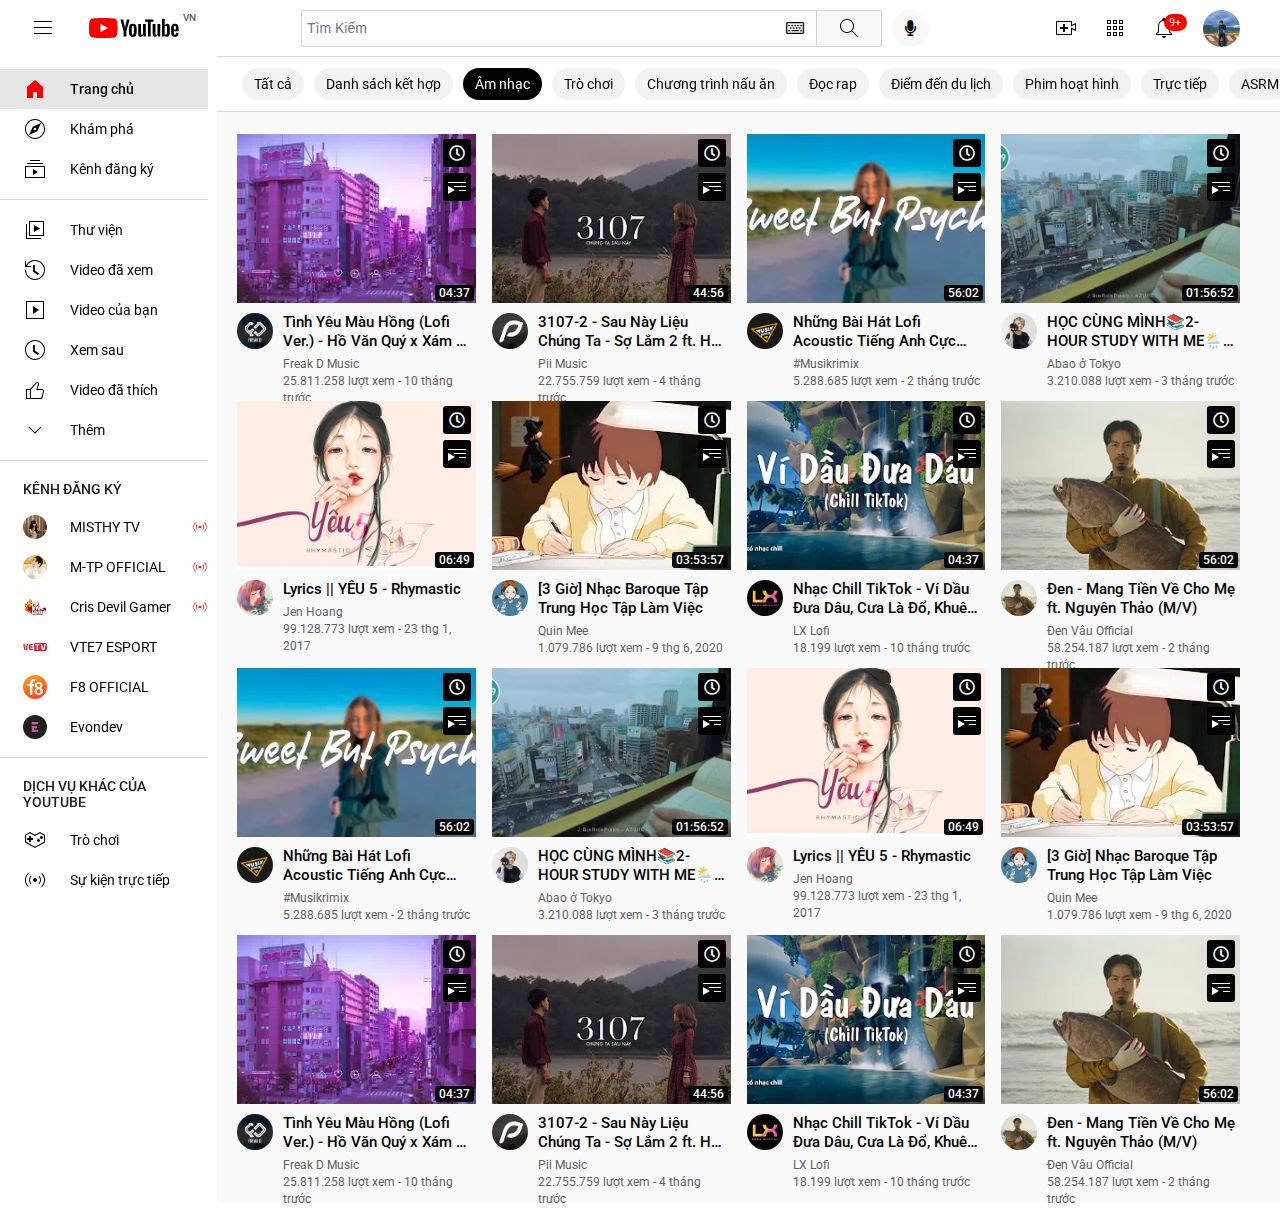
<file: index.html>
<!DOCTYPE html>
<html lang="en">
<head>
    <meta charset="UTF-8">
    <meta http-equiv="X-UA-Compatible" content="IE=edge">
    <meta name="viewport" content="width=device-width, initial-scale=1.0">
    <link rel="icon" href="./assest/img/youtube-brands.svg" type="image/gif" sizes="16x16">
    <link rel="stylesheet" href="./assest/style/style.css">
    <link rel="stylesheet" href="./assest/style/base.css">
    <link rel="stylesheet" href="./assest/font/fontawesome-free-5.15.4-web/fontawesome-free-5.15.4-web/css/all.min.css">
    <link rel="stylesheet" href="./assest/style/responsive.css">
    <link rel="stylesheet" href="./assest/style/grid-systeam.css">
    <title>Youtube</title>
</head>
<body style="overflow-x: hidden">
    <header>
        <div id="start">
            
            <div class="star-menu">
                <svg viewBox="0 0 24 24" preserveAspectRatio="xMidYMid meet" focusable="false" class="style-scope yt-icon" style="pointer-events: none; display: block; width: 24px; height: 24px;"><g class="style-scope yt-icon"><path d="M21,6H3V5h18V6z M21,11H3v1h18V11z M21,17H3v1h18V17z" class="style-scope yt-icon"></path></g></svg>
            </div>
            <a href="" class="start-logo" title="Trang chủ Youtube">
                <svg viewBox="0 0 90 20" preserveAspectRatio="xMidYMid meet" focusable="false" class="style-scope yt-icon" style="pointer-events: none; display: block; width: 90px; height: 50px;"><g viewBox="0 0 90 20" preserveAspectRatio="xMidYMid meet" class="style-scope yt-icon"><g class="style-scope yt-icon"><path d="M27.9727 3.12324C27.6435 1.89323 26.6768 0.926623 25.4468 0.597366C23.2197 2.24288e-07 14.285 0 14.285 0C14.285 0 5.35042 2.24288e-07 3.12323 0.597366C1.89323 0.926623 0.926623 1.89323 0.597366 3.12324C2.24288e-07 5.35042 0 10 0 10C0 10 2.24288e-07 14.6496 0.597366 16.8768C0.926623 18.1068 1.89323 19.0734 3.12323 19.4026C5.35042 20 14.285 20 14.285 20C14.285 20 23.2197 20 25.4468 19.4026C26.6768 19.0734 27.6435 18.1068 27.9727 16.8768C28.5701 14.6496 28.5701 10 28.5701 10C28.5701 10 28.5677 5.35042 27.9727 3.12324Z" fill="#FF0000" class="style-scope yt-icon"></path><path d="M11.4253 14.2854L18.8477 10.0004L11.4253 5.71533V14.2854Z" fill="white" class="style-scope yt-icon"></path></g><g class="style-scope yt-icon"><g id="youtube-paths" class="style-scope yt-icon"><path d="M34.6024 13.0036L31.3945 1.41846H34.1932L35.3174 6.6701C35.6043 7.96361 35.8136 9.06662 35.95 9.97913H36.0323C36.1264 9.32532 36.3381 8.22937 36.665 6.68892L37.8291 1.41846H40.6278L37.3799 13.0036V18.561H34.6001V13.0036H34.6024Z" class="style-scope yt-icon"></path><path d="M41.4697 18.1937C40.9053 17.8127 40.5031 17.22 40.2632 16.4157C40.0257 15.6114 39.9058 14.5437 39.9058 13.2078V11.3898C39.9058 10.0422 40.0422 8.95805 40.315 8.14196C40.5878 7.32588 41.0135 6.72851 41.592 6.35457C42.1706 5.98063 42.9302 5.79248 43.871 5.79248C44.7976 5.79248 45.5384 5.98298 46.0981 6.36398C46.6555 6.74497 47.0647 7.34234 47.3234 8.15137C47.5821 8.96275 47.7115 10.0422 47.7115 11.3898V13.2078C47.7115 14.5437 47.5845 15.6161 47.3329 16.4251C47.0812 17.2365 46.672 17.8292 46.1075 18.2031C45.5431 18.5771 44.7764 18.7652 43.8098 18.7652C42.8126 18.7675 42.0342 18.5747 41.4697 18.1937ZM44.6353 16.2323C44.7905 15.8231 44.8705 15.1575 44.8705 14.2309V10.3292C44.8705 9.43077 44.7929 8.77225 44.6353 8.35833C44.4777 7.94206 44.2026 7.7351 43.8074 7.7351C43.4265 7.7351 43.156 7.94206 43.0008 8.35833C42.8432 8.77461 42.7656 9.43077 42.7656 10.3292V14.2309C42.7656 15.1575 42.8408 15.8254 42.9914 16.2323C43.1419 16.6415 43.4123 16.8461 43.8074 16.8461C44.2026 16.8461 44.4777 16.6415 44.6353 16.2323Z" class="style-scope yt-icon"></path><path d="M56.8154 18.5634H54.6094L54.3648 17.03H54.3037C53.7039 18.1871 52.8055 18.7656 51.6061 18.7656C50.7759 18.7656 50.1621 18.4928 49.767 17.9496C49.3719 17.4039 49.1743 16.5526 49.1743 15.3955V6.03751H51.9942V15.2308C51.9942 15.7906 52.0553 16.188 52.1776 16.4256C52.2999 16.6631 52.5045 16.783 52.7914 16.783C53.036 16.783 53.2712 16.7078 53.497 16.5573C53.7228 16.4067 53.8874 16.2162 53.9979 15.9858V6.03516H56.8154V18.5634Z" class="style-scope yt-icon"></path><path d="M64.4755 3.68758H61.6768V18.5629H58.9181V3.68758H56.1194V1.42041H64.4755V3.68758Z" class="style-scope yt-icon"></path><path d="M71.2768 18.5634H69.0708L68.8262 17.03H68.7651C68.1654 18.1871 67.267 18.7656 66.0675 18.7656C65.2373 18.7656 64.6235 18.4928 64.2284 17.9496C63.8333 17.4039 63.6357 16.5526 63.6357 15.3955V6.03751H66.4556V15.2308C66.4556 15.7906 66.5167 16.188 66.639 16.4256C66.7613 16.6631 66.9659 16.783 67.2529 16.783C67.4974 16.783 67.7326 16.7078 67.9584 16.5573C68.1842 16.4067 68.3488 16.2162 68.4593 15.9858V6.03516H71.2768V18.5634Z" class="style-scope yt-icon"></path><path d="M80.609 8.0387C80.4373 7.24849 80.1621 6.67699 79.7812 6.32186C79.4002 5.96674 78.8757 5.79035 78.2078 5.79035C77.6904 5.79035 77.2059 5.93616 76.7567 6.23014C76.3075 6.52412 75.9594 6.90747 75.7148 7.38489H75.6937V0.785645H72.9773V18.5608H75.3056L75.5925 17.3755H75.6537C75.8724 17.7988 76.1993 18.1304 76.6344 18.3774C77.0695 18.622 77.554 18.7443 78.0855 18.7443C79.038 18.7443 79.7412 18.3045 80.1904 17.4272C80.6396 16.5476 80.8653 15.1765 80.8653 13.3092V11.3266C80.8653 9.92722 80.7783 8.82892 80.609 8.0387ZM78.0243 13.1492C78.0243 14.0617 77.9867 14.7767 77.9114 15.2941C77.8362 15.8115 77.7115 16.1808 77.5328 16.3971C77.3564 16.6158 77.1165 16.724 76.8178 16.724C76.585 16.724 76.371 16.6699 76.1734 16.5594C75.9759 16.4512 75.816 16.2866 75.6937 16.0702V8.96062C75.7877 8.6196 75.9524 8.34209 76.1852 8.12337C76.4157 7.90465 76.6697 7.79646 76.9401 7.79646C77.2271 7.79646 77.4481 7.90935 77.6034 8.13278C77.7609 8.35855 77.8691 8.73485 77.9303 9.26636C77.9914 9.79787 78.022 10.5528 78.022 11.5335V13.1492H78.0243Z" class="style-scope yt-icon"></path><path d="M84.8657 13.8712C84.8657 14.6755 84.8892 15.2776 84.9363 15.6798C84.9833 16.0819 85.0821 16.3736 85.2326 16.5594C85.3831 16.7428 85.6136 16.8345 85.9264 16.8345C86.3474 16.8345 86.639 16.6699 86.7942 16.343C86.9518 16.0161 87.0365 15.4705 87.0506 14.7085L89.4824 14.8519C89.4965 14.9601 89.5035 15.1106 89.5035 15.3011C89.5035 16.4582 89.186 17.3237 88.5534 17.8952C87.9208 18.4667 87.0247 18.7536 85.8676 18.7536C84.4777 18.7536 83.504 18.3185 82.9466 17.446C82.3869 16.5735 82.1094 15.2259 82.1094 13.4008V11.2136C82.1094 9.33452 82.3987 7.96105 82.9772 7.09558C83.5558 6.2301 84.5459 5.79736 85.9499 5.79736C86.9165 5.79736 87.6597 5.97375 88.1771 6.32888C88.6945 6.684 89.059 7.23433 89.2707 7.98457C89.4824 8.7348 89.5882 9.76961 89.5882 11.0913V13.2362H84.8657V13.8712ZM85.2232 7.96811C85.0797 8.14449 84.9857 8.43377 84.9363 8.83593C84.8892 9.2381 84.8657 9.84722 84.8657 10.6657V11.5641H86.9283V10.6657C86.9283 9.86133 86.9001 9.25221 86.846 8.83593C86.7919 8.41966 86.6931 8.12803 86.5496 7.95635C86.4062 7.78702 86.1851 7.7 85.8864 7.7C85.5854 7.70235 85.3643 7.79172 85.2232 7.96811Z" class="style-scope yt-icon"></path></g></g></g></svg>
                <span class="start-logo__content">
                    VN
                </span>
            </a>
        </div>
        <div id="center">
            <div class="center-search">
                <input class="content-search__input" placeholder="Tìm Kiếm"/>
                <div class="content-search__keyboard">
                    <i class="far fa-keyboard"></i>
                </div>
                <div class="content-search__icon">
                    <svg viewBox="0 0 24 24" preserveAspectRatio="xMidYMid meet" focusable="false" class="style-scope yt-icon" style="pointer-events: none; display: block; width: 24px; height: 24px;"><g class="style-scope yt-icon"><path d="M20.87,20.17l-5.59-5.59C16.35,13.35,17,11.75,17,10c0-3.87-3.13-7-7-7s-7,3.13-7,7s3.13,7,7,7c1.75,0,3.35-0.65,4.58-1.71 l5.59,5.59L20.87,20.17z M10,16c-3.31,0-6-2.69-6-6s2.69-6,6-6s6,2.69,6,6S13.31,16,10,16z" class="style-scope yt-icon"></path></g></svg>
                </div>
                <div class="content-search__micro">
                    <i class="fas fa-microphone"></i>
                </div>
            </div>
        </div>
        <div id="end">
            <div class="header-end__icon">
                <svg viewBox="0 0 24 24" preserveAspectRatio="xMidYMid meet" focusable="false" class="style-scope yt-icon" style="pointer-events: none; display: block; width: 24px; height: 24px;"><g class="style-scope yt-icon"><path d="M14,13h-3v3H9v-3H6v-2h3V8h2v3h3V13z M17,6H3v12h14v-6.39l4,1.83V8.56l-4,1.83V6 M18,5v3.83L22,7v8l-4-1.83V19H2V5H18L18,5 z" class="style-scope yt-icon"></path></g></svg>
                <div class="icon-title">
                    <span>Tạo</span>
                </div>
            </div>
            <div class="header-end__icon">
                <svg viewBox="0 0 24 24" preserveAspectRatio="xMidYMid meet" focusable="false" class="style-scope yt-icon" style="pointer-events: none; display: block; width: 24px; height: 24px;"><g class="style-scope yt-icon"><path d="M16,4v4h4V4H16z M19,7h-2V5h2V7z M16,10v4h4v-4H16z M19,13h-2v-2h2V13z M10,4v4h4V4H10z M13,7h-2V5h2V7z M10,10v4h4v-4H10z M13,13h-2v-2h2V13z M16,16v4h4v-4H16z M19,19h-2v-2h2V19z M10,16v4h4v-4H10z M13,19h-2v-2h2V19z M4,4v4h4V4H4z M7,7H5V5h2V7z M4,10 v4h4v-4H4z M7,13H5v-2h2V13z M4,16v4h4v-4H4z M7,19H5v-2h2V19z" class="style-scope yt-icon"></path></g></svg>
                <div class="icon-title">
                    <span>Các ứng dụng Youtube</span>
                </div>
            </div>
            <div class="header-end__icon">
                <svg viewBox="0 0 24 24" preserveAspectRatio="xMidYMid meet" focusable="false" class="style-scope yt-icon" style="pointer-events: none; display: block; width: 24px; height: 24px;"><g class="style-scope yt-icon"><path d="M10,20h4c0,1.1-0.9,2-2,2S10,21.1,10,20z M20,17.35V19H4v-1.65l2-1.88v-5.15c0-2.92,1.56-5.22,4-5.98V3.96 c0-1.42,1.49-2.5,2.99-1.76C13.64,2.52,14,3.23,14,3.96l0,0.39c2.44,0.75,4,3.06,4,5.98v5.15L20,17.35z M19,17.77l-2-1.88v-5.47 c0-2.47-1.19-4.36-3.13-5.1c-1.26-0.53-2.64-0.5-3.84,0.03C8.15,6.11,7,7.99,7,10.42v5.47l-2,1.88V18h14V17.77z" class="style-scope yt-icon"></path></g></svg>
                <div class="header-notyfi"><span>9+</span></div>
                <div class="icon-title">
                    <span>Thông báo</span>
                </div>
            </div>
            <div class="header-end__avatar">
            </div>
        </div>
    </header>
    <div class="grid">
        <div class="row">
            <div id="side-bar" class="col l-2 m-0 side-bar--class">
                <div class="nav-home__list">
                    <div class="nav-home__item active">
                        <div class="nav-home__item-icon hasfill">
                            <svg viewBox="0 0 24 24" preserveAspectRatio="xMidYMid meet" focusable="false" class="style-scope yt-icon" style="pointer-events: none; display: block; width: 24px; height: 24px;fill : red"><g class="style-scope yt-icon"><path d="M4,10V21h6V15h4v6h6V10L12,3Z" class="style-scope yt-icon"></path></g></svg>
                        </div>
                        <span>Trang chủ</span>
                    </div>
                    <div class="nav-home__item">
                        <div class="nav-home__item-icon">
                            <svg viewBox="0 0 24 24" preserveAspectRatio="xMidYMid meet" focusable="false" class="style-scope yt-icon" style="pointer-events: none; display: block; width: 24px; height: 24px;"><g class="style-scope yt-icon"><path d="M9.8,9.8l-3.83,8.23l8.23-3.83l3.83-8.23L9.8,9.8z M13.08,12.77c-0.21,0.29-0.51,0.48-0.86,0.54 c-0.07,0.01-0.15,0.02-0.22,0.02c-0.28,0-0.54-0.08-0.77-0.25c-0.29-0.21-0.48-0.51-0.54-0.86c-0.06-0.35,0.02-0.71,0.23-0.99 c0.21-0.29,0.51-0.48,0.86-0.54c0.35-0.06,0.7,0.02,0.99,0.23c0.29,0.21,0.48,0.51,0.54,0.86C13.37,12.13,13.29,12.48,13.08,12.77z M12,3c4.96,0,9,4.04,9,9s-4.04,9-9,9s-9-4.04-9-9S7.04,3,12,3 M12,2C6.48,2,2,6.48,2,12s4.48,10,10,10s10-4.48,10-10S17.52,2,12,2 L12,2z" class="style-scope yt-icon"></path></g></svg>
                        </div>
                        <span>Khám phá</span>
                    </div>
                    <div class="nav-home__item">
                        <div class="nav-home__item-icon">
                            <svg viewBox="0 0 24 24" preserveAspectRatio="xMidYMid meet" focusable="false" class="style-scope yt-icon" style="pointer-events: none; display: block; width: 24px; height: 24px;"><g class="style-scope yt-icon"><path d="M10,18v-6l5,3L10,18z M17,3H7v1h10V3z M20,6H4v1h16V6z M22,9H2v12h20V9z M3,10h18v10H3V10z" class="style-scope yt-icon"></path></g></svg>
                        </div>
                        <span>Kênh đăng ký</span>
                    </div>
                </div>
                <!-- ----Category list---- -->
                <div class="nav-category__list">
                    <div class="nav-home__item">
                        <div class="nav-home__item-icon">
                            <svg viewBox="0 0 24 24" preserveAspectRatio="xMidYMid meet" focusable="false" class="style-scope yt-icon" style="pointer-events: none; display: block; width: 24px; height: 24px;"><g class="style-scope yt-icon"><path d="M11,7l6,3.5L11,14V7L11,7z M18,20H4V6H3v15h15V20z M21,18H6V3h15V18z M7,17h13V4H7V17z" class="style-scope yt-icon"></path></g></svg>
                        </div>
                        <span>Thư viện</span>
                    </div>
                    <div class="nav-home__item">
                        <div class="nav-home__item-icon">
                            <svg viewBox="0 0 24 24" preserveAspectRatio="xMidYMid meet" focusable="false" class="style-scope yt-icon" style="pointer-events: none; display: block; width: 24px; height: 24px;"><g class="style-scope yt-icon"><path d="M14.97,16.95L10,13.87V7h2v5.76l4.03,2.49L14.97,16.95z M22,12c0,5.51-4.49,10-10,10S2,17.51,2,12h1c0,4.96,4.04,9,9,9 s9-4.04,9-9s-4.04-9-9-9C8.81,3,5.92,4.64,4.28,7.38C4.17,7.56,4.06,7.75,3.97,7.94C3.96,7.96,3.95,7.98,3.94,8H8v1H1.96V3h1v4.74 C3,7.65,3.03,7.57,3.07,7.49C3.18,7.27,3.3,7.07,3.42,6.86C5.22,3.86,8.51,2,12,2C17.51,2,22,6.49,22,12z" class="style-scope yt-icon"></path></g></svg>
                        </div>
                        <span>Video đã xem</span>
                    </div>
                    <div class="nav-home__item">
                        <div class="nav-home__item-icon">
                            <svg viewBox="0 0 24 24" preserveAspectRatio="xMidYMid meet" focusable="false" class="style-scope yt-icon" style="pointer-events: none; display: block; width: 24px; height: 24px;"><g class="style-scope yt-icon"><path d="M10,8l6,4l-6,4V8L10,8z M21,3v18H3V3H21z M20,4H4v16h16V4z" class="style-scope yt-icon"></path></g></svg>
                        </div>
                        <span>Video của bạn</span>
                    </div>
                    <div class="nav-home__item">
                        <div class="nav-home__item-icon">
                            <svg viewBox="0 0 24 24" preserveAspectRatio="xMidYMid meet" focusable="false" class="style-scope yt-icon" style="pointer-events: none; display: block; width: 24px; height: 24px;"><g class="style-scope yt-icon"><path d="M14.97,16.95L10,13.87V7h2v5.76l4.03,2.49L14.97,16.95z M12,3c-4.96,0-9,4.04-9,9s4.04,9,9,9s9-4.04,9-9S16.96,3,12,3 M12,2c5.52,0,10,4.48,10,10s-4.48,10-10,10S2,17.52,2,12S6.48,2,12,2L12,2z" class="style-scope yt-icon"></path></g></svg>
                        </div>
                        <span>Xem sau</span>
                    </div>
                    <div class="nav-home__item">
                        <div class="nav-home__item-icon">
                            <svg viewBox="0 0 24 24" preserveAspectRatio="xMidYMid meet" focusable="false" class="style-scope yt-icon" style="pointer-events: none; display: block; width: 24px; height: 24px;"><g class="style-scope yt-icon"><path d="M18.77,11h-4.23l1.52-4.94C16.38,5.03,15.54,4,14.38,4c-0.58,0-1.14,0.24-1.52,0.65L7,11H3v10h4h1h9.43 c1.06,0,1.98-0.67,2.19-1.61l1.34-6C21.23,12.15,20.18,11,18.77,11z M7,20H4v-8h3V20z M19.98,13.17l-1.34,6 C18.54,19.65,18.03,20,17.43,20H8v-8.61l5.6-6.06C13.79,5.12,14.08,5,14.38,5c0.26,0,0.5,0.11,0.63,0.3 c0.07,0.1,0.15,0.26,0.09,0.47l-1.52,4.94L13.18,12h1.35h4.23c0.41,0,0.8,0.17,1.03,0.46C19.92,12.61,20.05,12.86,19.98,13.17z" class="style-scope yt-icon"></path></g></svg>
                        </div>
                        <span>Video đã thích</span>
                    </div>
                    <div class="nav-home--showmore">
                        <div class="nav-home__item">
                            <div class="nav-home__item-icon">
                                <svg viewBox="0 0 24 24" preserveAspectRatio="xMidYMid meet" focusable="false" class="style-scope yt-icon" style="pointer-events: none; display: block; width: 24px; height: 24px;"><g class="style-scope yt-icon"><path d="M22,7H2v1h20V7z M13,12H2v-1h11V12z M13,16H2v-1h11V16z M15,19v-8l7,4L15,19z" class="style-scope yt-icon"></path></g></svg>
                            </div>
                            <span>Nhạc âu mỹ</span>
                        </div>
                        <div class="nav-home__item">
                            <div class="nav-home__item-icon">
                                <svg viewBox="0 0 24 24" preserveAspectRatio="xMidYMid meet" focusable="false" class="style-scope yt-icon" style="pointer-events: none; display: block; width: 24px; height: 24px;"><g class="style-scope yt-icon"><path d="M22,7H2v1h20V7z M13,12H2v-1h11V12z M13,16H2v-1h11V16z M15,19v-8l7,4L15,19z" class="style-scope yt-icon"></path></g></svg>
                            </div>
                            <span>Nhạc việt</span>
                        </div>
                        <div class="nav-home__item">
                            <div class="nav-home__item-icon">
                                <svg viewBox="0 0 24 24" preserveAspectRatio="xMidYMid meet" focusable="false" class="style-scope yt-icon" style="pointer-events: none; display: block; width: 24px; height: 24px;"><g class="style-scope yt-icon"><path d="M22,7H2v1h20V7z M13,12H2v-1h11V12z M13,16H2v-1h11V16z M15,19v-8l7,4L15,19z" class="style-scope yt-icon"></path></g></svg>
                            </div>
                            <span>Nhạc của tuii</span>
                        </div>
                    </div>
                    <div class="nav-home__item nav-home__item--more">
                        <div class="nav-home__item-icon active">
                            <svg viewBox="0 0 24 24" preserveAspectRatio="xMidYMid meet" focusable="false" class="style-scope yt-icon" style="pointer-events: none; display: block; width: 24px; height: 24px;"><g class="style-scope yt-icon"><path d="M12,15.7L5.6,9.4l0.7-0.7l5.6,5.6l5.6-5.6l0.7,0.7L12,15.7z" class="style-scope yt-icon"></path></g></svg>
                        </div>
                        <div class="nav-home__item-icon">
                            <svg viewBox="0 0 24 24" preserveAspectRatio="xMidYMid meet" focusable="false" class="style-scope yt-icon" style="pointer-events: none; display: block; width: 24px; height: 24px;"><g class="style-scope yt-icon"><polygon points="18.4,14.6 12,8.3 5.6,14.6 6.4,15.4 12,9.7 17.6,15.4 " class="style-scope yt-icon"></polygon></g></svg>
                        </div>
                        <span>Thêm</span>
                    </div>
                </div>
                <!-- ---Sub--- -->
                <div class="nav-sub__list">
                    <h3>KÊNH ĐĂNG KÝ</h3>
                    <div class="nav-sub__item">
                        <div class="nav-sub__item-icon">
                            <img src="./assest/img/sub1.jpg" alt="">
                        </div>
                        <span>MISTHY TV</span>
                        <div class="nav-sub__item-live">
                            <svg viewBox="0 0 24 24" preserveAspectRatio="xMidYMid meet" focusable="false" class="style-scope yt-icon" style="pointer-events: none; display: block; width: 16px; height: 16px;fill:red; color : red"><g class="style-scope yt-icon"><path d="M14,12c0,1.1-0.9,2-2,2s-2-0.9-2-2s0.9-2,2-2S14,10.9,14,12z M8.48,8.45L7.77,7.75C6.68,8.83,6,10.34,6,12 s0.68,3.17,1.77,4.25l0.71-0.71C7.57,14.64,7,13.39,7,12S7.57,9.36,8.48,8.45z M16.23,7.75l-0.71,0.71C16.43,9.36,17,10.61,17,12 s-0.57,2.64-1.48,3.55l0.71,0.71C17.32,15.17,18,13.66,18,12S17.32,8.83,16.23,7.75z M5.65,5.63L4.95,4.92C3.13,6.73,2,9.24,2,12 s1.13,5.27,2.95,7.08l0.71-0.71C4.02,16.74,3,14.49,3,12S4.02,7.26,5.65,5.63z M19.05,4.92l-0.71,0.71C19.98,7.26,21,9.51,21,12 s-1.02,4.74-2.65,6.37l0.71,0.71C20.87,17.27,22,14.76,22,12S20.87,6.73,19.05,4.92z" class="style-scope yt-icon"></path></g></svg>
                        </div>
                    </div>
                    <div class="nav-sub__item">
                        <div class="nav-sub__item-icon">
                            <img src="./assest/img/sub2.jpg" alt="">
                        </div>
                        <span>M-TP OFFICIAL</span>
                        <div class="nav-sub__item-live">
                            <svg viewBox="0 0 24 24" preserveAspectRatio="xMidYMid meet" focusable="false" class="style-scope yt-icon" style="pointer-events: none; display: block; width: 16px; height: 16px;fill:red; color : red"><g class="style-scope yt-icon"><path d="M14,12c0,1.1-0.9,2-2,2s-2-0.9-2-2s0.9-2,2-2S14,10.9,14,12z M8.48,8.45L7.77,7.75C6.68,8.83,6,10.34,6,12 s0.68,3.17,1.77,4.25l0.71-0.71C7.57,14.64,7,13.39,7,12S7.57,9.36,8.48,8.45z M16.23,7.75l-0.71,0.71C16.43,9.36,17,10.61,17,12 s-0.57,2.64-1.48,3.55l0.71,0.71C17.32,15.17,18,13.66,18,12S17.32,8.83,16.23,7.75z M5.65,5.63L4.95,4.92C3.13,6.73,2,9.24,2,12 s1.13,5.27,2.95,7.08l0.71-0.71C4.02,16.74,3,14.49,3,12S4.02,7.26,5.65,5.63z M19.05,4.92l-0.71,0.71C19.98,7.26,21,9.51,21,12 s-1.02,4.74-2.65,6.37l0.71,0.71C20.87,17.27,22,14.76,22,12S20.87,6.73,19.05,4.92z" class="style-scope yt-icon"></path></g></svg>
                        </div>
                    </div>
                    <div class="nav-sub__item">
                        <div class="nav-sub__item-icon">
                            <img src="./assest/img/sub3.jpg" alt="">
                        </div>
                        <span>Cris Devil Gamer</span>
                        <div class="nav-sub__item-live">
                            <svg viewBox="0 0 24 24" preserveAspectRatio="xMidYMid meet" focusable="false" class="style-scope yt-icon" style="pointer-events: none; display: block; width: 16px; height: 16px;fill:red; color : 'red"><g class="style-scope yt-icon"><path d="M14,12c0,1.1-0.9,2-2,2s-2-0.9-2-2s0.9-2,2-2S14,10.9,14,12z M8.48,8.45L7.77,7.75C6.68,8.83,6,10.34,6,12 s0.68,3.17,1.77,4.25l0.71-0.71C7.57,14.64,7,13.39,7,12S7.57,9.36,8.48,8.45z M16.23,7.75l-0.71,0.71C16.43,9.36,17,10.61,17,12 s-0.57,2.64-1.48,3.55l0.71,0.71C17.32,15.17,18,13.66,18,12S17.32,8.83,16.23,7.75z M5.65,5.63L4.95,4.92C3.13,6.73,2,9.24,2,12 s1.13,5.27,2.95,7.08l0.71-0.71C4.02,16.74,3,14.49,3,12S4.02,7.26,5.65,5.63z M19.05,4.92l-0.71,0.71C19.98,7.26,21,9.51,21,12 s-1.02,4.74-2.65,6.37l0.71,0.71C20.87,17.27,22,14.76,22,12S20.87,6.73,19.05,4.92z" class="style-scope yt-icon"></path></g></svg>
                        </div>
                    </div>
                    <div class="nav-sub__item">
                        <div class="nav-sub__item-icon">
                            <img src="./assest/img/sub4.jpg" alt="">
                        </div>
                        <span>VTE7 ESPORT</span>
                        <div class="nav-sub__item-live">
                            <!-- <svg viewBox="0 0 24 24" preserveAspectRatio="xMidYMid meet" focusable="false" class="style-scope yt-icon" style="pointer-events: none; display: block; width: 16px; height: 16px;fill:red; color : 'red"><g class="style-scope yt-icon"><path d="M14,12c0,1.1-0.9,2-2,2s-2-0.9-2-2s0.9-2,2-2S14,10.9,14,12z M8.48,8.45L7.77,7.75C6.68,8.83,6,10.34,6,12 s0.68,3.17,1.77,4.25l0.71-0.71C7.57,14.64,7,13.39,7,12S7.57,9.36,8.48,8.45z M16.23,7.75l-0.71,0.71C16.43,9.36,17,10.61,17,12 s-0.57,2.64-1.48,3.55l0.71,0.71C17.32,15.17,18,13.66,18,12S17.32,8.83,16.23,7.75z M5.65,5.63L4.95,4.92C3.13,6.73,2,9.24,2,12 s1.13,5.27,2.95,7.08l0.71-0.71C4.02,16.74,3,14.49,3,12S4.02,7.26,5.65,5.63z M19.05,4.92l-0.71,0.71C19.98,7.26,21,9.51,21,12 s-1.02,4.74-2.65,6.37l0.71,0.71C20.87,17.27,22,14.76,22,12S20.87,6.73,19.05,4.92z" class="style-scope yt-icon"></path></g></svg> -->
                        </div>
                    </div>
                    <div class="nav-sub__item">
                        <div class="nav-sub__item-icon">
                            <img src="./assest/img/sub5.jpg" alt="">
                        </div>
                        <span>F8 OFFICIAL</span>
                        <div class="nav-sub__item-live">
                            <!-- <svg viewBox="0 0 24 24" preserveAspectRatio="xMidYMid meet" focusable="false" class="style-scope yt-icon" style="pointer-events: none; display: block; width: 16px; height: 16px;fill:red; color : 'red"><g class="style-scope yt-icon"><path d="M14,12c0,1.1-0.9,2-2,2s-2-0.9-2-2s0.9-2,2-2S14,10.9,14,12z M8.48,8.45L7.77,7.75C6.68,8.83,6,10.34,6,12 s0.68,3.17,1.77,4.25l0.71-0.71C7.57,14.64,7,13.39,7,12S7.57,9.36,8.48,8.45z M16.23,7.75l-0.71,0.71C16.43,9.36,17,10.61,17,12 s-0.57,2.64-1.48,3.55l0.71,0.71C17.32,15.17,18,13.66,18,12S17.32,8.83,16.23,7.75z M5.65,5.63L4.95,4.92C3.13,6.73,2,9.24,2,12 s1.13,5.27,2.95,7.08l0.71-0.71C4.02,16.74,3,14.49,3,12S4.02,7.26,5.65,5.63z M19.05,4.92l-0.71,0.71C19.98,7.26,21,9.51,21,12 s-1.02,4.74-2.65,6.37l0.71,0.71C20.87,17.27,22,14.76,22,12S20.87,6.73,19.05,4.92z" class="style-scope yt-icon"></path></g></svg> -->
                        </div>
                    </div>
                    <div class="nav-sub__item">
                        <div class="nav-sub__item-icon">
                            <img src="./assest/img/sub6.jpg" alt="">
                        </div>
                        <span>Evondev</span>
                        <div class="nav-sub__item-live">
                            <!-- <svg viewBox="0 0 24 24" preserveAspectRatio="xMidYMid meet" focusable="false" class="style-scope yt-icon" style="pointer-events: none; display: block; width: 16px; height: 16px;fill:red ; color : 'red"><g class="style-scope yt-icon"><path d="M14,12c0,1.1-0.9,2-2,2s-2-0.9-2-2s0.9-2,2-2S14,10.9,14,12z M8.48,8.45L7.77,7.75C6.68,8.83,6,10.34,6,12 s0.68,3.17,1.77,4.25l0.71-0.71C7.57,14.64,7,13.39,7,12S7.57,9.36,8.48,8.45z M16.23,7.75l-0.71,0.71C16.43,9.36,17,10.61,17,12 s-0.57,2.64-1.48,3.55l0.71,0.71C17.32,15.17,18,13.66,18,12S17.32,8.83,16.23,7.75z M5.65,5.63L4.95,4.92C3.13,6.73,2,9.24,2,12 s1.13,5.27,2.95,7.08l0.71-0.71C4.02,16.74,3,14.49,3,12S4.02,7.26,5.65,5.63z M19.05,4.92l-0.71,0.71C19.98,7.26,21,9.51,21,12 s-1.02,4.74-2.65,6.37l0.71,0.71C20.87,17.27,22,14.76,22,12S20.87,6.73,19.05,4.92z" class="style-scope yt-icon"></path></g></svg> -->
                        </div>
                    </div>
                </div>
                <!-- ---Nav-orther-service -->
                <div class="nav-category__list">
                    <h3>DỊCH VỤ KHÁC CỦA YOUTUBE</h3>
                    <div class="nav-home__item">
                        <div class="nav-home__item-icon">
                            <svg viewBox="0 0 24 24" preserveAspectRatio="xMidYMid meet" focusable="false" class="style-scope yt-icon" style=' pointer-events: none; display: block; width: 24px; height: 24px'><g class="style-scope yt-icon"><path d="M10,12H8v2H6v-2H4v-2h2V8h2v2h2V12z M17,12.5c0-0.83-0.67-1.5-1.5-1.5S14,11.67,14,12.5c0,0.83,0.67,1.5,1.5,1.5 S17,13.33,17,12.5z M20,9.5C20,8.67,19.33,8,18.5,8S17,8.67,17,9.5c0,0.83,0.67,1.5,1.5,1.5S20,10.33,20,9.5z M16.97,5.15l-4.5,2.53 l-0.49,0.27l-0.49-0.27l-4.5-2.53L3,7.39v6.43l8.98,5.04l8.98-5.04V7.39L16.97,5.15 M16.97,4l4.99,2.8v7.6L11.98,20L2,14.4V6.8 L6.99,4l4.99,2.8L16.97,4L16.97,4z" class="style-scope yt-icon"></path></g></svg>
                        </div>
                        <span>Trò chơi</span>
                    </div>
                    <div class="nav-home__item">
                        <div class="nav-home__item-icon">
                            <svg viewBox="0 0 24 24" preserveAspectRatio="xMidYMid meet" focusable="false" class="style-scope yt-icon" style="pointer-events: none; display: block; width: 24px; height: 24px;"><g class="style-scope yt-icon"><path d="M14,12c0,1.1-0.9,2-2,2s-2-0.9-2-2s0.9-2,2-2S14,10.9,14,12z M8.48,8.45L7.77,7.75C6.68,8.83,6,10.34,6,12 s0.68,3.17,1.77,4.25l0.71-0.71C7.57,14.64,7,13.39,7,12S7.57,9.36,8.48,8.45z M16.23,7.75l-0.71,0.71C16.43,9.36,17,10.61,17,12 s-0.57,2.64-1.48,3.55l0.71,0.71C17.32,15.17,18,13.66,18,12S17.32,8.83,16.23,7.75z M5.65,5.63L4.95,4.92C3.13,6.73,2,9.24,2,12 s1.13,5.27,2.95,7.08l0.71-0.71C4.02,16.74,3,14.49,3,12S4.02,7.26,5.65,5.63z M19.05,4.92l-0.71,0.71C19.98,7.26,21,9.51,21,12 s-1.02,4.74-2.65,6.37l0.71,0.71C20.87,17.27,22,14.76,22,12S20.87,6.73,19.05,4.92z" class="style-scope yt-icon"></path></g></svg>
                        </div>
                        <span>Sự kiện trực tiếp</span>
                    </div>
                    <div class="nav-home__item">
                        <div class="nav-home__item-icon">
                            <svg viewBox="0 0 24 24" preserveAspectRatio="xMidYMid meet" focusable="false" class="style-scope yt-icon" style="pointer-events: none; display: block; width: 24px; height: 24px;"><g class="style-scope yt-icon"><path d="M17 3V5V6V10V10.51L16.99 10.97C16.94 13.1 15.66 14.94 13.74 15.67H13.72L13.66 15.69L13 15.95V16.65V19V20H14V21H15H10V20H11V19V16.65V15.95L10.34 15.71L10.26 15.68H10.25C8.33 14.95 7.05 13.11 7 10.98V10.51V10V6V5V3H17ZM18 2H6V5H4V6V10V11H6.01C6.07 13.53 7.63 15.78 9.97 16.64C9.98 16.64 9.99 16.64 10 16.65V19H9V20H8V22H16V20H15V19H14V16.65C14.01 16.65 14.02 16.65 14.03 16.64C16.36 15.78 17.93 13.54 17.99 11H20V10V6V5H18V2ZM18 10V6H19V10H18ZM5 10V6H6V10H5Z" class="style-scope yt-icon"></path></g></svg>
                        </div>
                        <span>Thể thao</span>
                    </div>
                </div>
                <!-- ---setting--- -->
                <div class="nav-category__list">
                    <div class="nav-home__item">
                        <div class="nav-home__item-icon">
                            <svg viewBox="0 0 24 24" preserveAspectRatio="xMidYMid meet" focusable="false" class="style-scope yt-icon" style="pointer-events: none; display: block; width: 24px; height: 24px;"><g class="style-scope yt-icon"><path d="M12,9c1.65,0,3,1.35,3,3s-1.35,3-3,3s-3-1.35-3-3S10.35,9,12,9 M12,8c-2.21,0-4,1.79-4,4s1.79,4,4,4s4-1.79,4-4 S14.21,8,12,8L12,8z M13.22,3l0.55,2.2l0.13,0.51l0.5,0.18c0.61,0.23,1.19,0.56,1.72,0.98l0.4,0.32l0.5-0.14l2.17-0.62l1.22,2.11 l-1.63,1.59l-0.37,0.36l0.08,0.51c0.05,0.32,0.08,0.64,0.08,0.98s-0.03,0.66-0.08,0.98l-0.08,0.51l0.37,0.36l1.63,1.59l-1.22,2.11 l-2.17-0.62l-0.5-0.14l-0.4,0.32c-0.53,0.43-1.11,0.76-1.72,0.98l-0.5,0.18l-0.13,0.51L13.22,21h-2.44l-0.55-2.2l-0.13-0.51 l-0.5-0.18C9,17.88,8.42,17.55,7.88,17.12l-0.4-0.32l-0.5,0.14l-2.17,0.62L3.6,15.44l1.63-1.59l0.37-0.36l-0.08-0.51 C5.47,12.66,5.44,12.33,5.44,12s0.03-0.66,0.08-0.98l0.08-0.51l-0.37-0.36L3.6,8.56l1.22-2.11l2.17,0.62l0.5,0.14l0.4-0.32 C8.42,6.45,9,6.12,9.61,5.9l0.5-0.18l0.13-0.51L10.78,3H13.22 M14,2h-4L9.26,4.96c-0.73,0.27-1.4,0.66-2,1.14L4.34,5.27l-2,3.46 l2.19,2.13C4.47,11.23,4.44,11.61,4.44,12s0.03,0.77,0.09,1.14l-2.19,2.13l2,3.46l2.92-0.83c0.6,0.48,1.27,0.87,2,1.14L10,22h4 l0.74-2.96c0.73-0.27,1.4-0.66,2-1.14l2.92,0.83l2-3.46l-2.19-2.13c0.06-0.37,0.09-0.75,0.09-1.14s-0.03-0.77-0.09-1.14l2.19-2.13 l-2-3.46L16.74,6.1c-0.6-0.48-1.27-0.87-2-1.14L14,2L14,2z" class="style-scope yt-icon"></path></g></svg>
                        </div>
                        <span>cài đặt</span>
                    </div>
                    <div class="nav-home__item">
                        <div class="nav-home__item-icon">
                            <svg viewBox="0 0 24 24" preserveAspectRatio="xMidYMid meet" focusable="false" class="style-scope yt-icon" style="pointer-events: none; display: block; width: 24px; height: 24px;"><g class="style-scope yt-icon"><path d="M13.18,4l0.24,1.2L13.58,6h0.82H19v7h-5.18l-0.24-1.2L13.42,11H12.6H6V4H13.18 M14,3H5v18h1v-9h6.6l0.4,2h7V5h-5.6L14,3 L14,3z" class="style-scope yt-icon"></path></g></svg>
                        </div>
                        <span>Lịch sử báo cáo</span>
                    </div>
                    <div class="nav-home__item">
                        <div class="nav-home__item-icon">
                            <svg viewBox="0 0 24 24" preserveAspectRatio="xMidYMid meet" focusable="false" class="style-scope yt-icon" style="pointer-events: none; display: block; width: 24px; height: 24px;"><g class="style-scope yt-icon"><path d="M15.36,9.96c0,1.09-0.67,1.67-1.31,2.24c-0.53,0.47-1.03,0.9-1.16,1.6L12.85,14h-1.75l0.03-0.28 c0.14-1.17,0.8-1.76,1.47-2.27c0.52-0.4,1.01-0.77,1.01-1.49c0-0.51-0.23-0.97-0.63-1.29c-0.4-0.31-0.92-0.42-1.42-0.29 c-0.59,0.15-1.05,0.67-1.19,1.34L10.32,10H8.57l0.06-0.42c0.2-1.4,1.15-2.53,2.42-2.87c1.05-0.29,2.14-0.08,2.98,0.57 C14.88,7.92,15.36,8.9,15.36,9.96z M12,18c0.55,0,1-0.45,1-1s-0.45-1-1-1s-1,0.45-1,1S11.45,18,12,18z M12,3c-4.96,0-9,4.04-9,9 s4.04,9,9,9s9-4.04,9-9S16.96,3,12,3 M12,2c5.52,0,10,4.48,10,10s-4.48,10-10,10S2,17.52,2,12S6.48,2,12,2L12,2z" class="style-scope yt-icon"></path></g></svg>
                        </div>
                        <span>Trợ giúp</span>
                    </div>
                    <div class="nav-home__item">
                        <div class="nav-home__item-icon">
                            <svg viewBox="0 0 24 24" preserveAspectRatio="xMidYMid meet" focusable="false" class="style-scope yt-icon" style="pointer-events: none; display: block; width: 24px; height: 24px;"><g class="style-scope yt-icon"><path d="M13,14h-2v-2h2V14z M13,5h-2v6h2V5z M19,3H5v16.59l3.29-3.29L8.59,16H9h10V3 M20,2v15H9l-5,5V2H20L20,2z" class="style-scope yt-icon"></path></g></svg>
                        </div>
                        <span>Gửi phản hồi</span>
                    </div>
                </div>
            </div>
            <div id="body" class="col l-10 m-12 body-offset-width">
                <div class="content-category ">
                    <div class="content-category__item ">
                        <span>Tất cả</span>
                    </div>
                    <div class="content-category__item">
                        <span>Danh sách kết hợp</span>
                    </div>
                    <div class="content-category__item active">
                        <span>Âm nhạc</span>
                    </div>
                    <div class="content-category__item">
                        <span>Trò chơi</span>
                    </div>
                    <div class="content-category__item">
                        <span>Chương trình nấu ăn</span>
                    </div>
                    <div class="content-category__item">
                        <span>Đọc rap</span>
                    </div>
                    <div class="content-category__item">
                        <span>Điểm đến du lịch</span>
                    </div>
                    <div class="content-category__item">
                        <span>Phim hoạt hình</span>
                    </div>
                    <div class="content-category__item">
                        <span>Trực tiếp</span>
                    </div>
                    <div class="content-category__item">
                        <span>ASRM</span>
                    </div>
                    <div class="content-category__item">
                        <span>Danh sách kết hợp</span>
                    </div>
                    <div class="content-category__item">
                        <span>Âm nhạc</span>
                    </div>
                    <div class="content-category__item">
                        <span>Trò chơi</span>
                    </div>
                    <div class="content-category__item">
                        <span>Danh sách kết hợp</span>
                    </div>
                    <div class="content-category__item">
                        <span>Âm nhạc</span>
                    </div>
                    <div class="content-category__item">
                        <span>Trò chơi</span>
                    </div>
                </div>
                <div class="grid video-container--full">
                    <div class="row litle-gutter video-list">
                        
                        
                    </div>
                </div>
            </div>
            </div>
            
            
        </div>
    </div>
    <script src="./assest/js/main.js"></script>
</body>
</html>
</file>
<file: assest/style/style.css>
/* ----------Header-start------------ */
header {
    display: flex;
    align-items: center;
    justify-content: space-between;
    height: 56px;
    width: 100%;
    padding: 0 40px 0 23px;
    position: fixed;
    top: 0;
    left: 0;
    right: 0;
    background: #fff;
    z-index: 999;
}
#start {
    display: flex;
    align-items: center;
}
.star-menu {
    width: 40px;
    height: 40px;
    border-radius: 50%;
    background-color: rgba(0, 0, 0, 0);
    display: flex;
    align-items: center;
    justify-content: center;
    transition: all 0.2s linear;
    cursor: pointer;
}
.star-menu.icon--active {
    background-color: rgba(0, 0, 0, 0.3);
}
.start-logo {
    height: 20px;
    width: 120px;
    padding: 18px 14px 18px 16px;
    display: flex;
    align-items: center;
    justify-content: center;
    position: relative;
    margin-left: 10px;
}
.start-logo__content {
    position: absolute;
    width: 10px;
    height: 10px;
    font-size: 10px;
    font-weight: 500;
    color: #606060;
    right: 0%;
    top: 0%;
}
/* ------------Header Center----- */
.center-search {
    display: flex;
    align-items: center;
    position: relative;
    width: 645px;
}
.content-search__input {
    width: 80%;
    line-height: 35px;
    padding-left: 5px;
    border: 1px solid #d3d3d3;
    border-top-left-radius: 2px;
    border-bottom-left-radius: 2px;
}

.content-search__input::placeholder {
    font-size: 14px;
}
.content-search__keyboard {
    position: absolute;
    right: 22%;
    bottom: 20%;
}
.content-search__keyboard i {
    font-size: 16px;
}
.content-search__icon {
    width: 10%;
    height: 37px;
    line-height: 37px;
    display: flex;
    align-items: center;
    border-top: 1px solid #d3d3d3;
    border-right: 1px solid #d3d3d3;
    border-bottom: 1px solid #d3d3d3;
    justify-content: center;
    border-top-right-radius: 2px;
    border-bottom-right-radius: 2px;
    background-color: #f8f8f8;
}
.content-search__micro {
    width: 37px;
    height: 37px;
    line-height: 41px;
    text-align: center;
    border-radius: 50%;
    background-color: #f8f8f8;
    margin-left: 10px;
}
.content-search__micro i {
    font-size: 16px;
}
/* ----------Header End--------- */
#end {
    display: flex;
    align-items: center;
}
.header-end__icon:not(:first-child) {
    margin-left: 25px;
}
.header-end__icon {
    position: relative;
    cursor: pointer;
}
.icon-title {
    position: absolute;
    bottom: -207%;
    left: -33%;
    min-width: max-content;
    height: 32px;
    line-height: 32px;
    background-color: rgba(0, 0, 0, 0.55);
    padding: 0 8px;
    visibility: hidden;
    opacity: 0;
    cursor: pointer;
    transition: all 0.2s linear;
    pointer-events: none;
    border-radius: 2px;
}

.icon-title span {
    font-size: 12px;
    font-weight: 500;
    color: #fff;
}
.header-end__icon:hover .icon-title {
    visibility: visible;
    opacity: 1;
    pointer-events: initial;
}

.header-notyfi {
    position: absolute;
    right: -45%;
    top: -8%;
    width: 23px;
    height: 17px;
    border-radius: 20px;
    background-color: red;
    display: flex;
    align-items: center;
    justify-content: center;
    color: #fff;
}
.header-notyfi span {
    font-size: 11px;
}
.header-end__avatar {
    width: 37px;
    height: 37px;
    border-radius: 50%;
    background-image: url(../img/avata.jpg);
    background-repeat: no-repeat;
    background-size: cover;
    background-position: center;
    margin-left: 27px;
}
/* ------SideNav----------- */
#side-bar {
    width: 90%;
    height: calc(100vh - 56px);
    padding-top: 13px;
    padding-right: 5px;
    overflow-y: auto;
    transition: all 0.2s linear;
    position: fixed;
    left: 0;
    margin-top: 56px;
    padding-left: 0px;
}
#side-bar::-webkit-scrollbar {
    width: 7px;
    background-color: transparent;
    visibility: hidden;
    opacity: 0;
    transition: 0.2s linear;
}
#side-bar::-webkit-scrollbar-thumb {
    border-radius: 10px;
    -webkit-box-shadow: inset 0 0 6px rgba(0, 0, 0, 0.3);
    background-color: #ccc;
    visibility: hidden;
    opacity: 0;
    transition: 0.2s linear;
}
#side-bar:hover::-webkit-scrollbar-thumb {
    visibility: visible;
    opacity: 1;
}
#side-bar:hover::-webkit-scrollbar {
    visibility: visible;
    opacity: 1;
}

.side-bar--class.active .nav-category__list {
    display: none;
}
.side-bar--class.active .nav-sub__list {
    display: none;
}
.side-bar--class.active .nav-home__item {
    flex-direction: column;
    height: 65px;
    line-height: 65px;
    align-items: center;
    justify-content: center;
}
.side-bar--class.active .nav-home__item span {
    font-size: 10px;
    font-weight: 400;
    margin-left: 0;
    line-height: 10px;
    color: var(--text-color);
    display: block;
    width: 60px;
    text-align: center;
    margin-top: 5px;
}
.side-bar--class.active .nav-home__list {
    border: none;
}

.nav-home__list {
    display: flex;
    flex-direction: column;
    width: 100%;
    border-bottom: 1px solid #d3d3d3;
    padding-bottom: 10px;
}
.nav-home__item {
    display: flex;
    align-items: center;
    padding: 0 23px;
    line-height: 40px;
}
.nav-home__item.active {
    background-color: #e5e5e5;
}
.nav-home__item.active:hover {
    background-color: rgba(0, 0, 0, 0.1);
}
.nav-home__item.active span {
    font-weight: 500;
}
.nav-home__item:hover {
    background-color: rgba(0, 0, 0, 0.05);
    cursor: pointer;
}
.nav-home__item span {
    font-size: 14px;
    font-weight: 400;
    margin-left: 23px;
    color: var(--text-color);
}
.nav-category__list {
    display: flex;
    flex-direction: column;
    width: 100%;
    border-bottom: 1px solid #d3d3d3;
    padding: 10px 0;
}

/* ----Sub item--- */
.nav-sub__list {
    padding: 10px 0;
    border-bottom: 1px solid #d3d3d3;
}
.nav-sub__list h3 {
    font-size: 14px;
    color: rgb(31, 28, 28);
    padding: 10px 23px;
    font-weight: 500;
}
.nav-sub__item {
    display: flex;
    align-items: center;
    padding-left: 23px;
    line-height: 40px;
}
.nav-sub__item:hover {
    background-color: rgba(0, 0, 0, 0.05);
    cursor: pointer;
}
.nav-sub__item-icon {
    width: 24px;
    height: 24px;
    border-radius: 50%;
    overflow: hidden;
}
.nav-sub__item-icon img {
    width: 100%;
    height: 100%;
    object-fit: cover;
}
.nav-sub__item span {
    font-size: 14px;
    font-weight: 400;
    margin-left: 23px;
}
.nav-sub__item-live {
    width: 16px;
    height: 16px;
    margin-left: auto;
}
.nav-category__list h3 {
    font-size: 14px;
    color: rgb(31, 28, 28);
    padding: 10px 23px;
    font-weight: 500;
}
/* -------BODY-------- */
.body-offset-width {
    transition: all 0.2s linear;
    margin-left: 16.66667%;
    margin-top: 56px;
}
.body-offset-width.active {
    margin-left: 5%;
}
.content-category {
    background-color: #fff;
    width: 100%;
    height: 56px;
    display: flex;
    align-items: center;
    border-top: 1px solid #d3d3d3;
    border-bottom: 1px solid #d3d3d3;
    padding: 0 40px 0 25px;
    position: fixed;
    z-index: 998;
}
.content-category__item {
    padding: 0px 12px;
    height: 32px;
    background-color: rgba(0, 0, 0, 0.05);
    margin-right: 10px;
    border-radius: 16px;
    display: flex;
    align-items: center;
    justify-content: center;
    cursor: pointer;
    text-align: center;
    min-width: max-content;
}
.content-category__item.active {
    background-color: #030303;
    cursor: pointer;
}
.content-category__item.active span {
    color: #fff;
}
.content-category__item span {
    color: var(--text-color);
    font-size: 1.4rem;
}
.content-category__item:hover:not(.active) {
    background-color: rgba(0, 0, 0, 0.1);
}
/* .content-category__item.active:hover{
    background-color: #030303;
} */

/* ----Video----- */
.video-list {
    padding: 78px 40px 0 20px;
}
.grid.video-container--full {
    background: #f9f9f9;
}
.video-item {
    width: 100%;
    height: 260px;
    margin-bottom: 7px;
}
.video-item__img {
    width: 100%;
    height: calc(166px + 1%);
    position: relative;
    transition: all 0.1s linear;
}
.video-item__img:hover {
    transform: scale(1.03);
}
.video-play__later {
    position: absolute;
    top: 3%;
    right: 2%;
    width: 28px;
    height: 28px;
    background-color: #030303;
    display: flex;
    align-items: center;
    justify-content: center;
    border-radius: 3px;
}
.video-play__list {
    position: absolute;
    top: 23%;
    right: 2%;
    width: 28px;
    height: 28px;
    background-color: #030303;
    display: flex;
    align-items: center;
    border-radius: 3px;
    justify-content: center;
}
.video-item__img img {
    width: 100%;
    height: 100%;
    object-fit: cover;
}
.video-item__prof {
    display: flex;
    align-items: flex-start;
    margin-top: 10px;
}
.video-item__prof-avt {
    width: 36px;
    height: 36px;
    border-radius: 50%;
    overflow: hidden;
    margin-right: 10px;
}
.video-item__prof-avt img {
    width: 100%;
    height: 100%;
    object-fit: cover;
}
.video-item__prof-title {
    width: 80%;
}
.video-item__prof-title h4 {
    font-size: 15px;
    font-weight: 500;
    margin-bottom: 5px;
    color: var(--text-color);
    line-height: 19px;
    display: -webkit-box;
    -webkit-box-orient: vertical;
    -webkit-line-clamp: 2;
    overflow: hidden;
    max-height: 40px;
    margin-bottom: 5px;
}
.video-info__wrap span {
    color: #606060;
}
.video-day,
.video-view,
.video-chanel {
    color: #606060;
    font-size: 12px;
}
.video-play__later i {
    font-size: 16px;
    color: #fff;
}
.video-duration {
    position: absolute;
    bottom: 1%;
    right: 1%;
    min-width: max-content;
    height: 16px;
    background-color: #030303;
    padding: 0 4px;
    border-radius: 3px;
}
.video-duration span {
    font-size: 12px;
    color: #fff;
    font-weight: 500;
}

.nav-home__item-icon.hasfill > svg {
    animation: rainbow 5s alternate infinite;
}

.nav-home--showmore {
    display: none;
}
.nav-home--showmore.show {
    display: inline-block;
}
.nav-home__item--more > .nav-home__item-icon {
    display: none;
}
.nav-home__item--more > .nav-home__item-icon.active {
    display: inline-block;
}

@keyframes rainbow {
    0% {
        fill: #f00;
    }

    5% {
        fill: #f00;
    }

    15% {
        fill: #f80;
    }

    25% {
        fill: #ff0;
    }

    35% {
        fill: #8f0;
    }

    45% {
        fill: #0f8;
    }

    55% {
        fill: #08f;
    }

    65% {
        fill: #00f;
    }

    75% {
        fill: #80f;
    }

    85% {
        fill: #f08;
    }

    95% {
        fill: #f00;
    }

    100% {
        fill: #f00;
    }
}
.custom-btn {
    width: 130px;
    height: 40px;
    color: #fff;
    border-radius: 5px;
    padding: 10px 25px;
    font-family: "Lato", sans-serif;
    font-weight: 500;
    background: transparent;
    cursor: pointer;
    transition: all 0.5s ease;
    position: relative;
    display: inline-block;
    box-shadow: inset 2px 2px 2px 0px rgba(255, 255, 255, 0.5), 7px 7px 20px 0px rgba(0, 0, 0, 0.1),
        4px 4px 5px 0px rgba(0, 0, 0, 0.1);
    outline: none;
}
.btn-11 {
    border: none;
    background: #cc0000;
    color: #fff;
    overflow: hidden;
    font-weight: 500;
    letter-spacing: 1px;
}
.btn-11:hover {
    text-decoration: none;
    color: #fff;
}
.btn-11:before {
    position: absolute;
    content: "";
    display: inline-block;
    top: -180px;
    left: 0;
    width: 30px;
    height: 100%;
    background-color: #fff;
    animation: shiny-btn1 3s ease-in-out infinite;
}
.btn-11:hover {
    opacity: 0.7;
}
.btn-11:active {
    box-shadow: 4px 4px 6px 0 rgba(255, 255, 255, 0.3), -4px -4px 6px 0 rgba(116, 125, 136, 0.2),
        inset -4px -4px 6px 0 rgba(255, 255, 255, 0.2), inset 4px 4px 6px 0 rgba(0, 0, 0, 0.2);
}

@-webkit-keyframes shiny-btn1 {
    0% {
        -webkit-transform: scale(0) rotate(45deg);
        opacity: 0;
    }
    80% {
        -webkit-transform: scale(0) rotate(45deg);
        opacity: 0.5;
    }
    81% {
        -webkit-transform: scale(4) rotate(45deg);
        opacity: 1;
    }
    100% {
        -webkit-transform: scale(50) rotate(45deg);
        opacity: 0;
    }
}
</file>
<file: assest/style/base.css>
@import url('https://fonts.googleapis.com/css2?family=Comforter&family=Inter:wght@100;200;300;400;500;600;700;800;900&family=Permanent+Marker&family=Poppins:ital,wght@0,100;0,200;0,300;0,400;0,500;0,600;0,700;0,800;0,900;1,100;1,200;1,300;1,400;1,500;1,600;1,700;1,800;1,900&family=Roboto:ital,wght@0,100;0,300;0,400;0,500;0,700;0,900;1,100;1,300;1,400;1,500;1,700;1,900&display=swap');
*{
    padding: 0;
    margin: 0;
    box-sizing: border-box;
}
a{
    text-decoration: none;
}
body{
    margin: 0;
}
*,
*::after,
*::before{
    box-sizing: inherit;
}
a{
    text-decoration: none;
} 
html{
    font-size:62.5%;
    line-height: 1.6rem;
    font-family: 'Roboto', Arial, sans-serif;
    box-sizing: border-box;
}
/* ------------------------------------------------- */
:root{
    --text-color : #030303
}
::-webkit-scrollbar {
    width: 13px;
    background-color: transparent;
}
::-webkit-scrollbar-track {
    margin: 3px 0;
}
::-webkit-scrollbar-thumb {
    border-radius: 8px;
    border: 2px solid transparent;
    background-clip: content-box;
    background-color: #ccc;
    background-clip: content-box;
}
</file>
<file: assest/style/responsive.css>
/* tablet mobie */
@media (max-width: 1023px) {
    .hide-on-mobile-tablet {
        display: none;
    }
    .body-offset-width {
        margin-left: 0;
    }
    .content-category {
        overflow: hidden;
    }
    .video-wrap {
        width: 100%;
        height: 200vh;
        padding: 80px 15px !important;
    }
    .content-search__input {
        width: 55%;
    }
    #start {
        margin-right: 10px;
    }
    .body-offset-width.active {
        margin-left: 0%;
    }
    .video-section__comment-people {
        margin-bottom: 20px;
    }
    .video-section__item-img{
        height: 170px !important;
    }
}
/* Mobile */
@media (max-width: 739px) {
    .hide-on-mobile {
        display: none;
    }
    .side-bar__menu {
        width: 50% !important;
        height: 115vh !important;
    }
    #side-bar{
        width: 0%;
    }
    header{
        padding: 0 40px 0 0px
    }
    .video-list{
        padding: 78px 0px 0 20px
    }
    .start-logo{
        margin-left: 0;
        padding : 18px 0px 18px 0px
    }
    .content-search__input{
        width: 19%;
    }
    .video-section__content-total{
        flex-direction: column;
        align-items: flex-start !important;
    }
    .video-section__content-total--left{
        margin-bottom: 10px;
    }
    .video-section__content-total--left span{
        margin-right: 10px;
    }
    .total-right__icon span{
        font-size: 10px !important;
    }
    .video-section__desc{
        padding-left: 0!important;
    }
}
/* Tablet */
@media (min-width: 740px) and (max-width: 1023px) {
    .hide-on-tablet {
        display: none;
    }
    iframe {
        height: 430px;
    }
    .video-section__item-img {
        width: 40%;
        height: 155px;
    }
    .side-bar__menu {
        width: 35% !important;
    }
}
</file>
<file: assest/style/grid-systeam.css>
*{
    box-sizing: border-box;
}
.grid {
    width: 100%;
    display: block;
    padding: 0;
}

.grid.wide {
    max-width: 1200px;
    margin: 0 auto;
}

.row {
    display: flex;
    flex-wrap: wrap;
    margin-left: -4px;
    margin-right: -4px;
}
.row.litle-gutter{
    margin-left: -8px;
    margin-right: -8px;
}
.row.small-gutter{
    margin-left: -4px;
    margin-right: -4px;
}

.row.no-gutters {
    margin-left: 0;
    margin-right: 0;
}

.col {
    padding-left: 4px;
    padding-right: 4px;
}

.row.no-gutters .col {
    padding-left: 0;
    padding-right: 0;
}
.row.litle-gutter .col{
    padding-left: 8px;
    padding-right: 8px;
}
.row.small-gutter .col{
    padding-left: 4px;
    padding-right: 4px;
}
.c-0 {
    display: none;
}

.c-1 {
    flex: 0 0 8.33333%;
    max-width: 8.33333%;
}

.c-2 {
    flex: 0 0 16.66667%;
    max-width: 16.66667%;
}

.c-3 {
    flex: 0 0 25%;
    max-width: 25%;
}

.c-4 {
    flex: 0 0 33.33333%;
    max-width: 33.33333%;
}

.c-5 {
    flex: 0 0 41.66667%;
    max-width: 41.66667%;
}

.c-6 {
    flex: 0 0 50%;
    max-width: 50%;
}

.c-7 {
    flex: 0 0 58.33333%;
    max-width: 58.33333%;
}

.c-8 {
    flex: 0 0 66.66667%;
    max-width: 66.66667%;
}

.c-9 {
    flex: 0 0 75%;
    max-width: 75%;
}

.c-10 {
    flex: 0 0 83.33333%;
    max-width: 83.33333%;
}

.c-11 {
    flex: 0 0 91.66667%;
    max-width: 91.66667%;
}

.c-12 {
    flex: 0 0 100%;
    max-width: 100%;
}

.c-o-1 {
    margin-left: 8.33333%;
}

.c-o-2 {
    margin-left: 16.66667%;
}

.c-o-3 {
    margin-left: 25%;
}

.c-o-4 {
    margin-left: 33.33333%;
}

.c-o-5 {
    margin-left: 41.66667%;
}

.c-o-6 {
    margin-left: 50%;
}

.c-o-7 {
    margin-left: 58.33333%;
}

.c-o-8 {
    margin-left: 66.66667%;
}

.c-o-9 {
    margin-left: 75%;
}

.c-o-10 {
    margin-left: 83.33333%;
}

.c-o-11 {
    margin-left: 91.66667%;
}

/* >= Tablet */
@media (min-width: 740px) {
    .row {
        margin-left: -8px;
        margin-right: -8px;
    }

    .col {
        padding-left: 8px;
        padding-right: 8px;
    }

    .m-0 {
        display: none;
    }

    .m-1,
    .m-2,
    .m-3,
    .m-4,
    .m-5,
    .m-6,
    .m-7,
    .m-8,
    .m-9,
    .m-10,
    .m-11,
    .m-12 {
        display: block;
    }

    .m-1 {
        flex: 0 0 8.33333%;
        max-width: 8.33333%;
    }

    .m-2 {
        flex: 0 0 16.66667%;
        max-width: 16.66667%;
    }

    .m-3 {
        flex: 0 0 25%;
        max-width: 25%;
    }

    .m-4 {
        flex: 0 0 33.33333%;
        max-width: 33.33333%;
    }

    .m-5 {
        flex: 0 0 41.66667%;
        max-width: 41.66667%;
    }

    .m-6 {
        flex: 0 0 50%;
        max-width: 50%;
    }

    .m-7 {
        flex: 0 0 58.33333%;
        max-width: 58.33333%;
    }

    .m-8 {
        flex: 0 0 66.66667%;
        max-width: 66.66667%;
    }

    .m-9 {
        flex: 0 0 75%;
        max-width: 75%;
    }

    .m-10 {
        flex: 0 0 83.33333%;
        max-width: 83.33333%;
    }

    .m-11 {
        flex: 0 0 91.66667%;
        max-width: 91.66667%;
    }

    .m-12 {
        flex: 0 0 100%;
        max-width: 100%;
    }

    .m-o-1 {
        margin-left: 8.33333%;
    }

    .m-o-2 {
        margin-left: 16.66667%;
    }

    .m-o-3 {
        margin-left: 25%;
    }

    .m-o-4 {
        margin-left: 33.33333%;
    }

    .m-o-5 {
        margin-left: 41.66667%;
    }

    .m-o-6 {
        margin-left: 50%;
    }

    .m-o-7 {
        margin-left: 58.33333%;
    }

    .m-o-8 {
        margin-left: 66.66667%;
    }

    .m-o-9 {
        margin-left: 75%;
    }

    .m-o-10 {
        margin-left: 83.33333%;
    }

    .m-o-11 {
        margin-left: 91.66667%;
    }
}

/* PC medium resolution > */
@media (min-width: 1113px) {
    .row {
        margin-left: -12px;
        margin-right: -12px;
    }
    .row2{
        margin-left: -5px;
        margin-right: -5px;
    }

    .row.sm-gutter {
        margin-left: -5px;
        margin-right: -5px;
    }

    .col {
        padding-left: 12px;
        padding-right: 12px;
    }
    .col2 {
        padding-left: 5px;
        padding-right: 5px;
    }

    .row.sm-gutter .col {
        padding-left: 5px;
        padding-right: 5px;
    }

    .l-0 {
        display: none;
    }
    .l-05,
    .l-1,
    .l-2,
    .l-2-4,
    .l-1-7,
    .l-3-5,
    .l-3,
    .l-4,
    .l-5,
    .l-6,
    .l-7,
    .l-8,
    .l-8-5,
    .l-9,
    .l-10,
    .l-11,
    .l-115,
    .l-12 {
        display: block;
    }
    .l-05{
        flex: 0 0 5%;
        max-width: 5%;
    }
    .l-1 {
        flex: 0 0 8.33333%;
        max-width: 8.33333%;
    }

    .l-2 {
        flex: 0 0 16.66667%;
        max-width: 16.66667%;
    }
    
    .l-2-4 {
        flex: 0 0 20%;
        max-width: 20%;
    }

    .l-3 {
        flex: 0 0 25%;
        max-width: 25%;
    }
    .l-3-5{
        flex: 0 0 30%;
        max-width: 30%;
    }
    .l-4 {
        flex: 0 0 33.33333%;
        max-width: 33.33333%;
    }

    .l-5 {
        flex: 0 0 41.66667%;
        max-width: 41.66667%;
    }

    .l-6 {
        flex: 0 0 50%;
        max-width: 50%;
    }

    .l-7 {
        flex: 0 0 58.33333%;
        max-width: 58.33333%;
    }

    .l-8 {
        flex: 0 0 66.66667%;
        max-width: 66.66667%;
    }
    .l-8-5{
        flex: 0 0 70%;
        max-width: 70%;
    }
    .l-9 {
        flex: 0 0 75%;
        max-width: 75%;
    }

    .l-10 {
        flex: 0 0 83.33333%;
        max-width: 83.33333%;
    }

    .l-11 {
        flex: 0 0 91.66667%;
        max-width: 91.66667%;
    }
    .l-115{
        flex: 0 0 95%;
        max-width: 95%;
    }
    .l-12 {
        flex: 0 0 100%;
        max-width: 100%;
    }

    .l-o-1 {
        margin-left: 8.33333%;
    }

    .l-o-2 {
        margin-left: 16.66667%;
    }

    .l-o-3 {
        margin-left: 25%;
    }

    .l-o-4 {
        margin-left: 33.33333%;
    }

    .l-o-5 {
        margin-left: 41.66667%;
    }

    .l-o-6 {
        margin-left: 50%;
    }

    .l-o-7 {
        margin-left: 58.33333%;
    }

    .l-o-8 {
        margin-left: 66.66667%;
    }

    .l-o-9 {
        margin-left: 75%;
    }

    .l-o-10 {
        margin-left: 83.33333%;
    }

    .l-o-11 {
        margin-left: 91.66667%;
    }

}

/* Tablet - PC low resolution */
@media (min-width: 740px) and (max-width: 1023px) {
    .wide {
        width: 644px;
    }
}

/* > PC low resolution */
@media (min-width: 1024px) and (max-width: 1239px) {
    .wide {
        width: 984px;
    }

    .wide .row {
        margin-left: -5px;
        margin-right: -5px;
    }
    .wide .row2 {
        margin-left: -5px;
        margin-right: -5px;
    }

    .wide .row.sm-gutter {
        margin-left: -5px;
        margin-right: -5px;
    }

    .wide .col {
        padding-left: 5px;
        padding-right: 5px;
    }
    .wide .col2 {
        padding-left: 5px;
        padding-right: 5px;
    }

    .wide .row.sm-gutter .col {
        padding-left: 5px;
        padding-right: 5px;
    }

    .wide .l-0 {
        display: none;
    }

    .wide .l-1,
    .wide .l-2,
    .wide .l-2-4,
    .wide .l-3,
    .wide .l-4,
    .wide .l-5,
    .wide .l-6,
    .wide .l-7,
    .wide .l-8,
    .wide .l-9,
    .wide .l-10,
    .wide .l-11,
    .wide .l-12 {
        display: block;
    }

    .wide .l-1 {
        flex: 0 0 8.33333%;
        max-width: 8.33333%;
    }

    .wide .l-2 {
        flex: 0 0 16.66667%;
        max-width: 16.66667%;
    }

    .wide .l-2-4 {
        flex: 0 0 20%;
        max-width: 20%;
    }

    .wide .l-3 {
        flex: 0 0 25%;
        max-width: 25%;
    }

    .wide .l-4 {
        flex: 0 0 33.33333%;
        max-width: 33.33333%;
    }

    .wide .l-5 {
        flex: 0 0 41.66667%;
        max-width: 41.66667%;
    }

    .wide .l-6 {
        flex: 0 0 50%;
        max-width: 50%;
    }

    .wide .l-7 {
        flex: 0 0 58.33333%;
        max-width: 58.33333%;
    }

    .wide .l-8 {
        flex: 0 0 66.66667%;
        max-width: 66.66667%;
    }

    .wide .l-9 {
        flex: 0 0 75%;
        max-width: 75%;
    }

    .wide .l-10 {
        flex: 0 0 83.33333%;
        max-width: 83.33333%;
    }

    .wide .l-11 {
        flex: 0 0 91.66667%;
        max-width: 91.66667%;
    }

    .wide .l-12 {
        flex: 0 0 100%;
        max-width: 100%;
    }

    .wide .l-o-1 {
        margin-left: 8.33333%;
    }

    .wide .l-o-2 {
        margin-left: 16.66667%;
    }

    .wide .l-o-3 {
        margin-left: 25%;
    }

    .wide .l-o-4 {
        margin-left: 33.33333%;
    }

    .wide .l-o-5 {
        margin-left: 41.66667%;
    }

    .wide .l-o-6 {
        margin-left: 50%;
    }

    .wide .l-o-7 {
        margin-left: 58.33333%;
    }

    .wide .l-o-8 {
        margin-left: 66.66667%;
    }

    .wide .l-o-9 {
        margin-left: 75%;
    }

    .wide .l-o-10 {
        margin-left: 83.33333%;
    }

    .wide .l-o-11 {
        margin-left: 91.66667%;
    }
}
</file>
